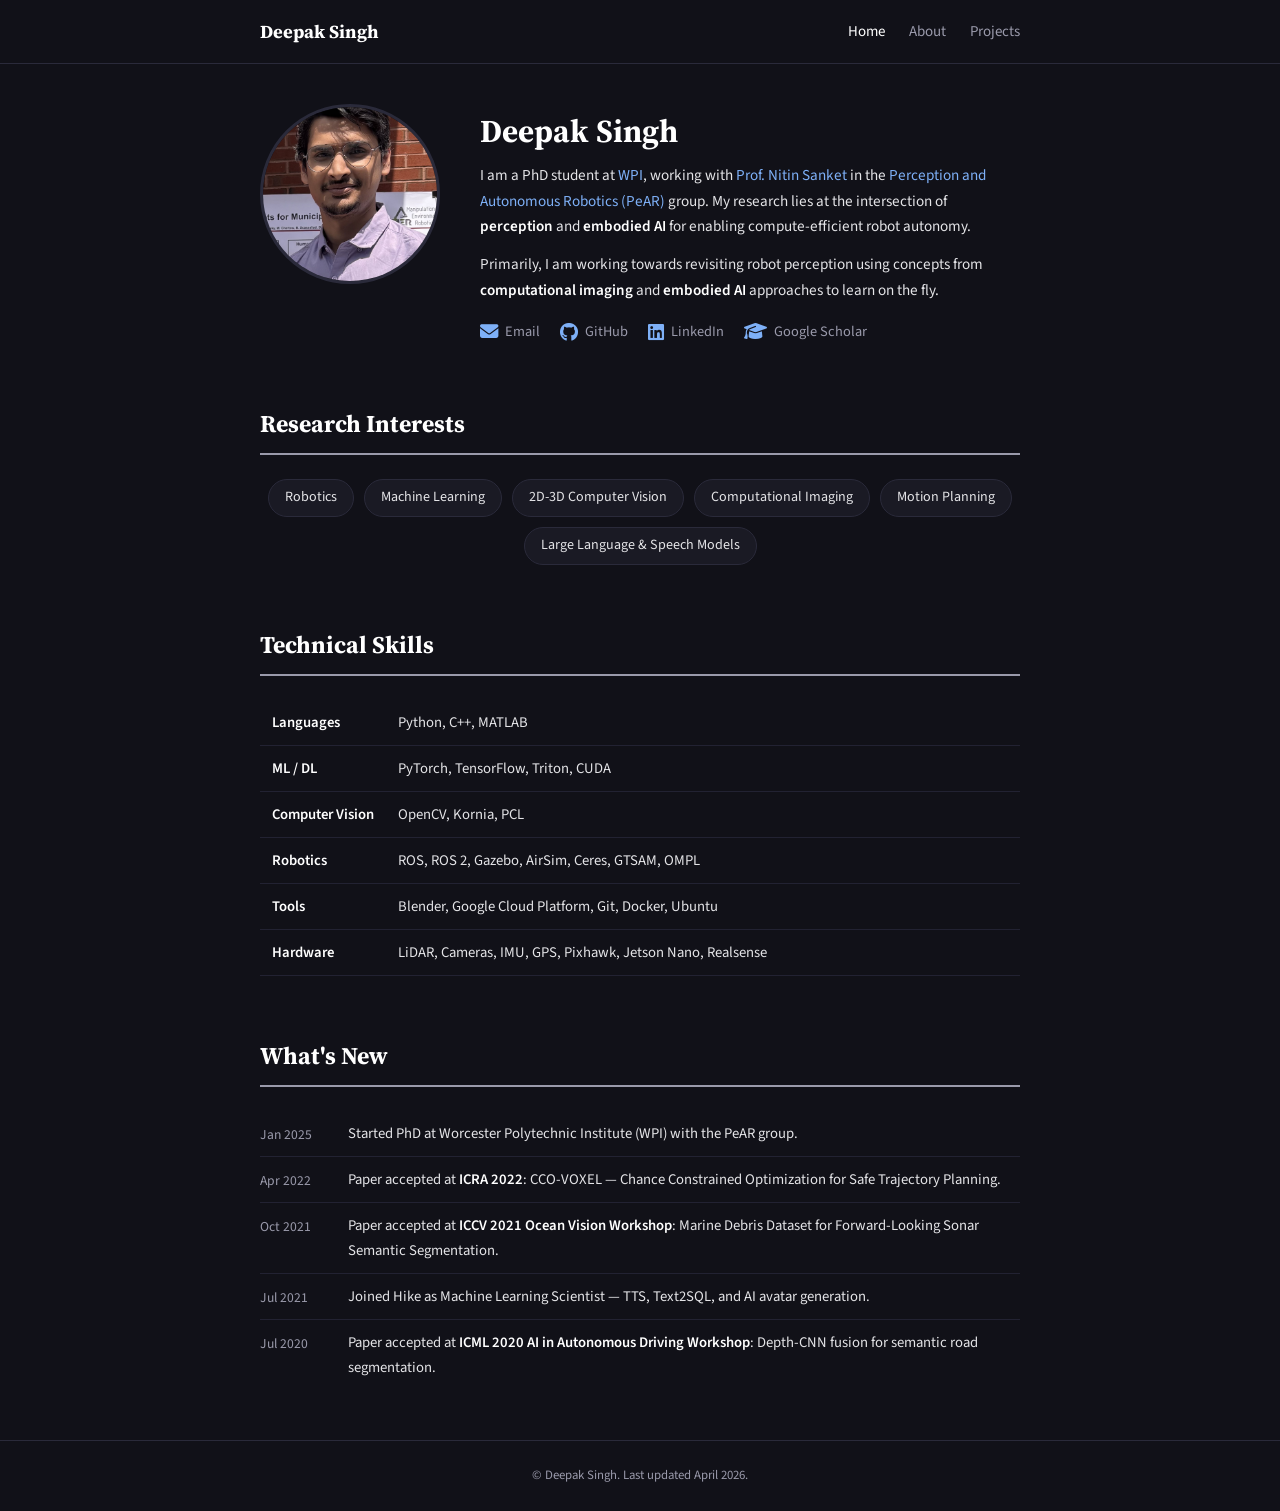
<file: index.html>
<!DOCTYPE html>
<html lang="en">
<head>
    <meta charset="UTF-8">
    <meta name="viewport" content="width=device-width, initial-scale=1.0">
    <title>Deepak Singh</title>
    <link rel="stylesheet" href="style.css">
    <link rel="preconnect" href="https://fonts.googleapis.com">
    <link href="https://fonts.googleapis.com/css2?family=Source+Sans+3:wght@300;400;600;700&family=Source+Serif+4:wght@400;600;700&display=swap" rel="stylesheet">
    <link rel="stylesheet" href="https://cdnjs.cloudflare.com/ajax/libs/font-awesome/6.5.0/css/all.min.css">
</head>
<body data-page="home">
    <div id="app"></div>
    <script src="data.js"></script>
    <script src="script.js"></script>
</body>
</html>
</file>
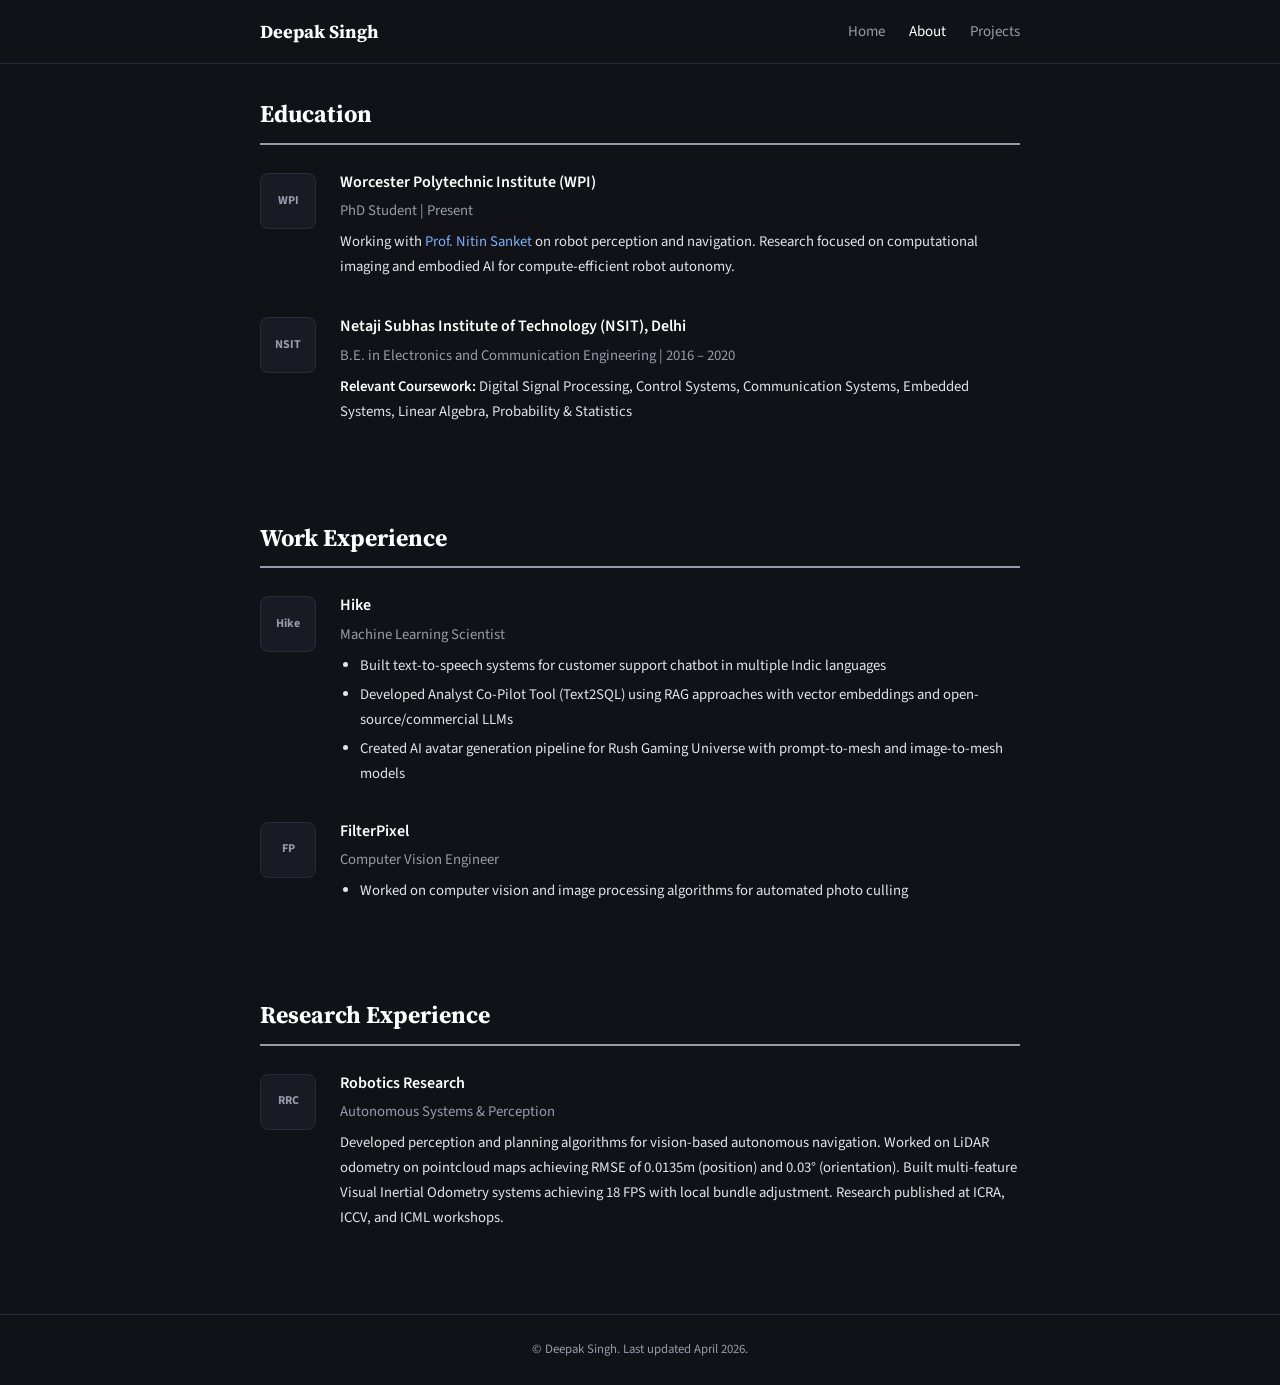
<file: about.html>
<!DOCTYPE html>
<html lang="en">
<head>
    <meta charset="UTF-8">
    <meta name="viewport" content="width=device-width, initial-scale=1.0">
    <title>About - Deepak Singh</title>
    <link rel="stylesheet" href="style.css">
    <link rel="preconnect" href="https://fonts.googleapis.com">
    <link href="https://fonts.googleapis.com/css2?family=Source+Sans+3:wght@300;400;600;700&family=Source+Serif+4:wght@400;600;700&display=swap" rel="stylesheet">
    <link rel="stylesheet" href="https://cdnjs.cloudflare.com/ajax/libs/font-awesome/6.5.0/css/all.min.css">
</head>
<body data-page="about">
    <div id="app"></div>
    <script src="data.js"></script>
    <script src="script.js"></script>
</body>
</html>
</file>
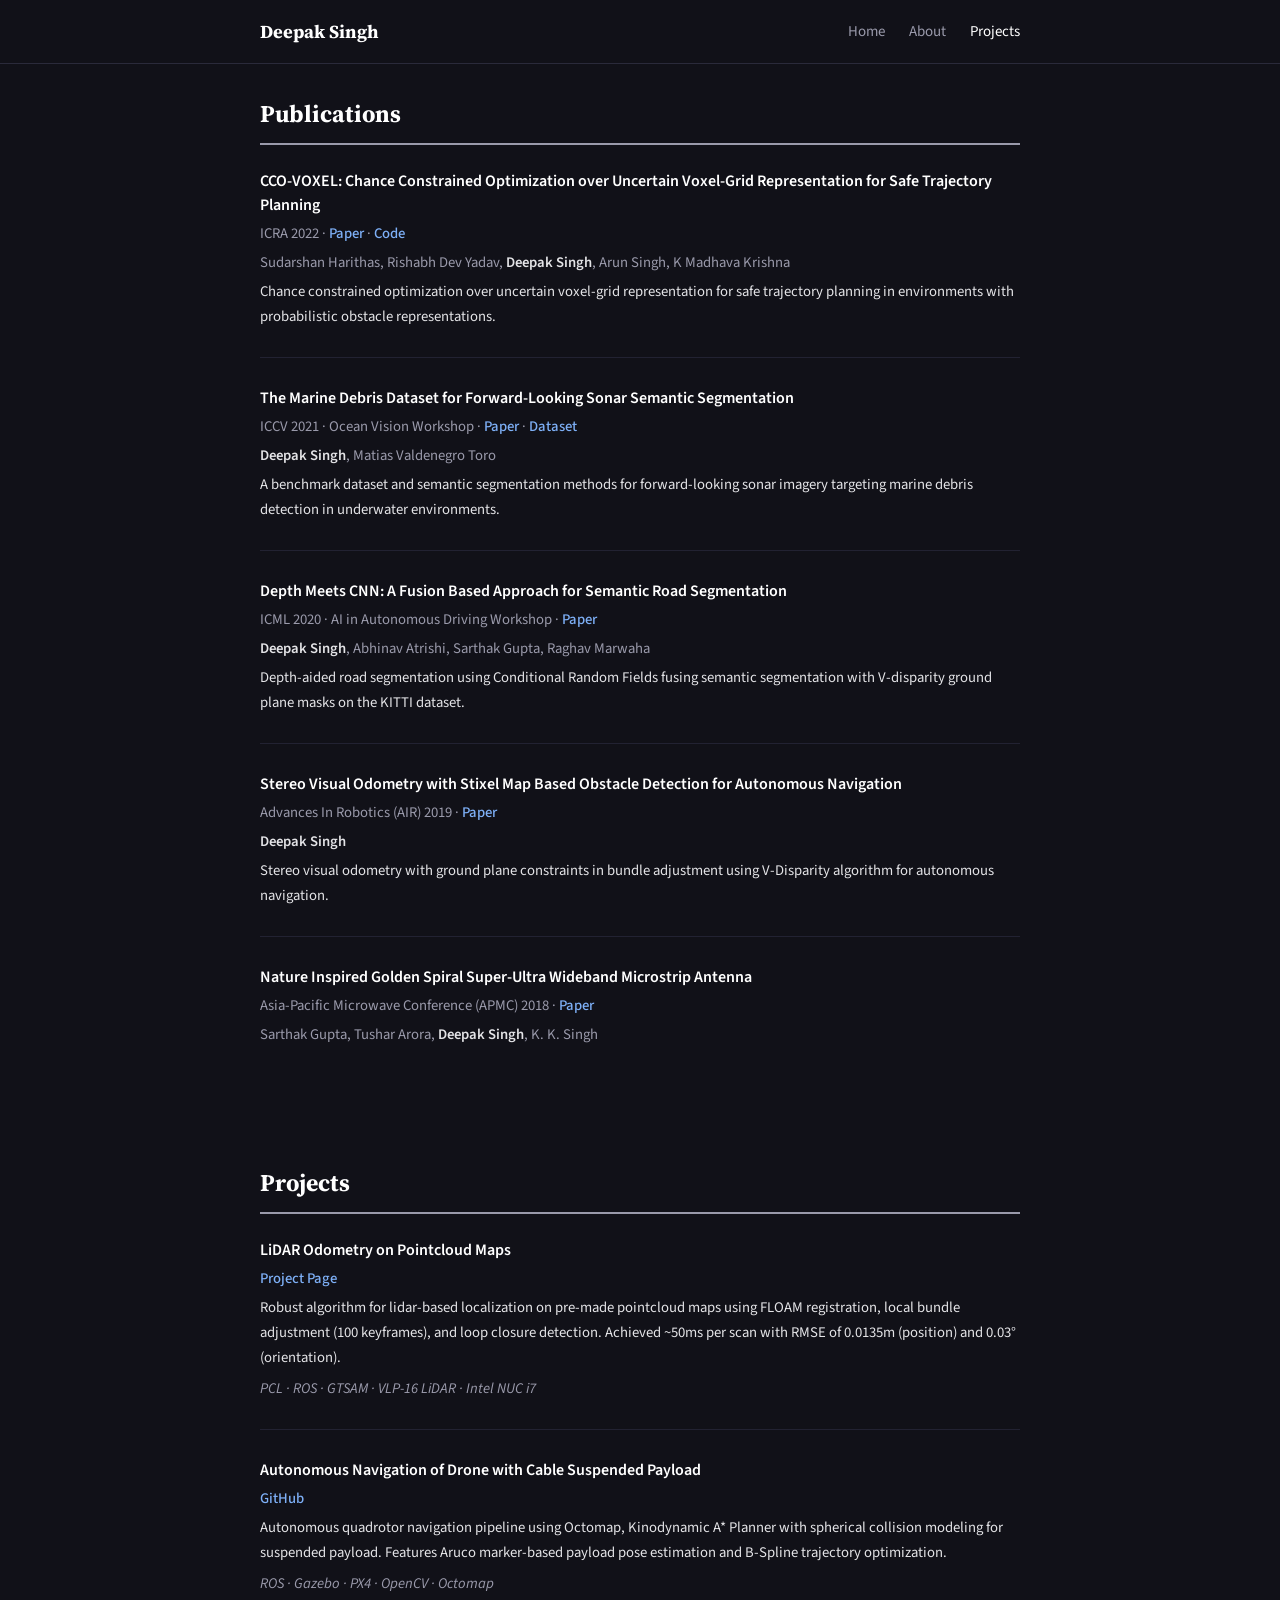
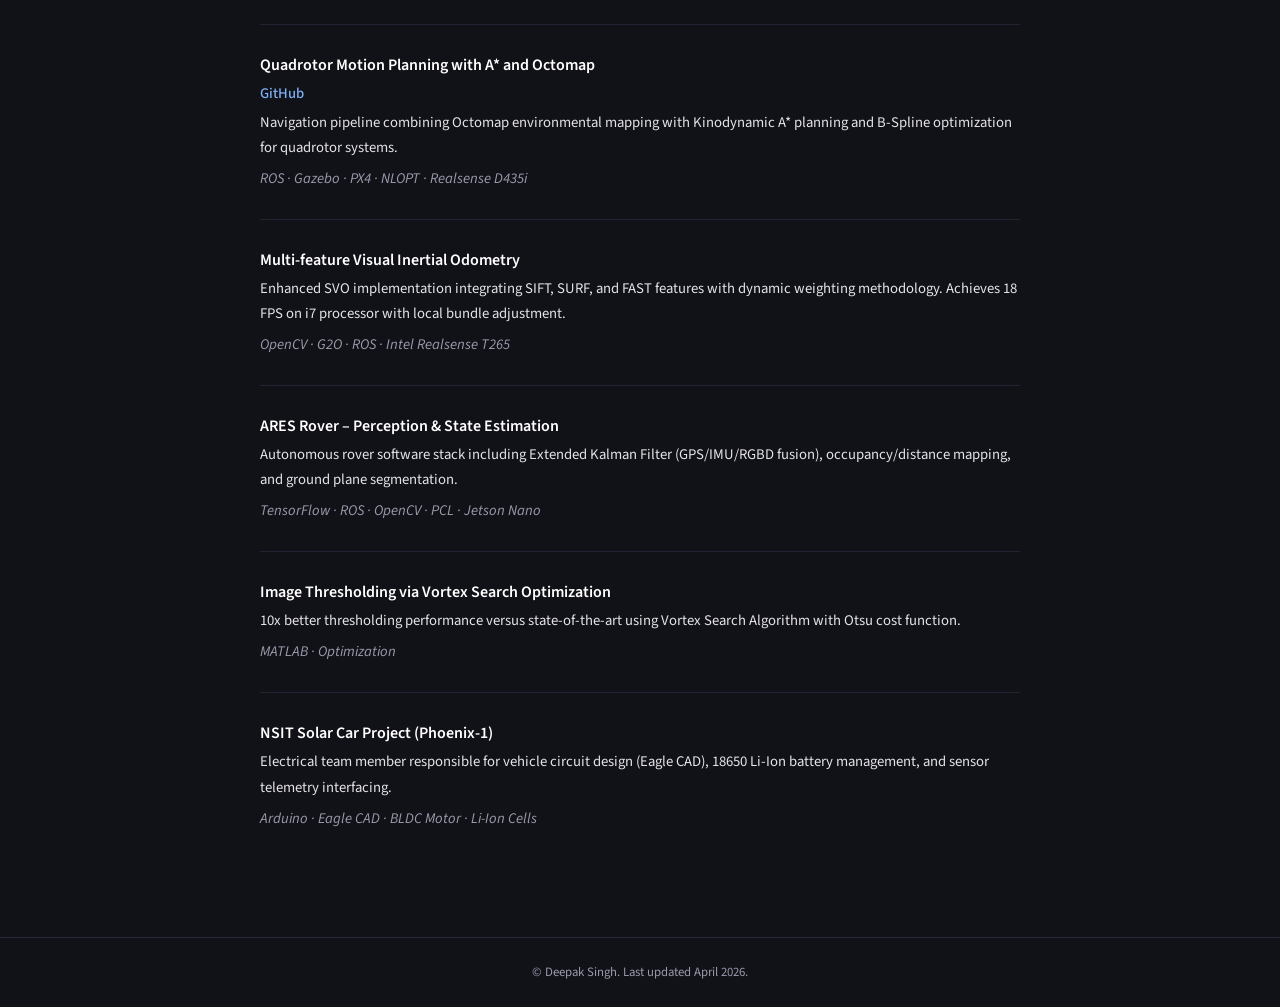
<file: projects.html>
<!DOCTYPE html>
<html lang="en">
<head>
    <meta charset="UTF-8">
    <meta name="viewport" content="width=device-width, initial-scale=1.0">
    <title>Projects - Deepak Singh</title>
    <link rel="stylesheet" href="style.css">
    <link rel="preconnect" href="https://fonts.googleapis.com">
    <link href="https://fonts.googleapis.com/css2?family=Source+Sans+3:wght@300;400;600;700&family=Source+Serif+4:wght@400;600;700&display=swap" rel="stylesheet">
    <link rel="stylesheet" href="https://cdnjs.cloudflare.com/ajax/libs/font-awesome/6.5.0/css/all.min.css">
</head>
<body data-page="projects">
    <div id="app"></div>
    <script src="data.js"></script>
    <script src="script.js"></script>
</body>
</html>
</file>
<file: style.css>
/* ── Reset & Base ─────────────────────────────── */
*,
*::before,
*::after {
    margin: 0;
    padding: 0;
    box-sizing: border-box;
}

:root {
    --text: #e4e4e7;
    --text-light: #9a9aab;
    --link: #7eb0f7;
    --link-hover: #f0a050;
    --bg: #111118;
    --bg-card: #1a1a24;
    --border: #2a2a3a;
    --border-light: #222232;
    --font-sans: 'Source Sans 3', 'Helvetica Neue', Arial, sans-serif;
    --font-serif: 'Source Serif 4', 'Georgia', serif;
}

html {
    scroll-behavior: smooth;
}

body {
    font-family: var(--font-sans);
    font-size: 16px;
    line-height: 1.7;
    color: var(--text);
    background: var(--bg);
    -webkit-font-smoothing: antialiased;
}

a {
    color: var(--link);
    text-decoration: none;
}

a:hover {
    color: var(--link-hover);
}

strong {
    font-weight: 600;
    color: #fff;
}

.container {
    max-width: 800px;
    margin: 0 auto;
    padding: 0 20px;
}

/* ── Nav Bar ──────────────────────────────────── */
nav {
    padding: 16px 0;
    border-bottom: 1px solid var(--border);
}

.nav-bar {
    display: flex;
    justify-content: space-between;
    align-items: center;
}

.nav-name {
    font-family: var(--font-serif);
    font-size: 1.15rem;
    font-weight: 700;
    color: #fff;
}

.nav-name:hover {
    color: var(--link);
}

.nav-links {
    display: flex;
    gap: 24px;
    font-size: 15px;
}

.nav-links a {
    color: var(--text-light);
    font-weight: 400;
}

.nav-links a:hover,
.nav-links a.active {
    color: #fff;
}

/* ── Intro Links ─────────────────────────────── */
.intro-links {
    margin-top: 16px;
    display: flex;
    flex-wrap: wrap;
    gap: 12px 20px;
}

.icon-link {
    display: inline-flex;
    align-items: center;
    gap: 7px;
    font-size: 0.9rem;
    color: var(--text-light);
    font-weight: 400;
    transition: color 0.15s;
}

.icon-link i {
    font-size: 1.15rem;
    color: var(--link);
    transition: color 0.15s;
}

.icon-link:hover,
.icon-link:hover i {
    color: var(--link-hover);
}

/* ── What's New ──────────────────────────────── */
.news-item {
    display: flex;
    gap: 16px;
    padding: 10px 0;
    border-bottom: 1px solid var(--border-light);
    font-size: 0.92rem;
}

.news-item:last-child {
    border-bottom: none;
}

.news-date {
    flex-shrink: 0;
    width: 72px;
    color: var(--text-light);
    font-size: 0.85rem;
    padding-top: 2px;
}

/* ── Intro ────────────────────────────────────── */
#intro {
    padding: 40px 0 30px;
}

.intro-row {
    display: flex;
    gap: 40px;
    align-items: flex-start;
}

.intro-photo {
    flex-shrink: 0;
}

.intro-photo img {
    width: 180px;
    height: 180px;
    border-radius: 50%;
    object-fit: cover;
    border: 3px solid var(--border);
}

.intro-text {
    flex: 1;
}

.intro-text h1 {
    font-family: var(--font-serif);
    font-size: 2rem;
    font-weight: 700;
    margin-bottom: 4px;
    color: #fff;
}

.intro-subtitle {
    font-size: 1.05rem;
    color: var(--text-light);
    margin-bottom: 16px;
}

.intro-text p {
    margin-bottom: 12px;
    color: var(--text);
    font-size: 0.95rem;
}

/* ── Sections ─────────────────────────────────── */
section {
    padding: 30px 0;
}

section h2 {
    font-family: var(--font-serif);
    font-size: 1.5rem;
    font-weight: 700;
    margin-bottom: 24px;
    padding-bottom: 8px;
    border-bottom: 2px solid var(--text-light);
    color: #fff;
}

/* ── Entry (Education, Work, Research) ────────── */
.entry {
    display: flex;
    gap: 20px;
    margin-bottom: 28px;
    align-items: flex-start;
}

.entry-logo {
    flex-shrink: 0;
    width: 60px;
    padding-top: 4px;
}

.logo-placeholder {
    width: 56px;
    height: 56px;
    border-radius: 8px;
    background: var(--bg-card);
    border: 1px solid var(--border);
    display: flex;
    align-items: center;
    justify-content: center;
    font-weight: 700;
    font-size: 0.75rem;
    color: var(--text-light);
    text-align: center;
    line-height: 1.2;
}

.entry-details {
    flex: 1;
}

.entry-details h3 {
    font-size: 1rem;
    font-weight: 600;
    margin-bottom: 2px;
    color: #fff;
}

.entry-details h3 a {
    color: #fff;
}

.entry-details h3 a:hover {
    color: var(--link);
}

.entry-meta {
    font-size: 0.9rem;
    color: var(--text-light);
    margin-bottom: 8px;
}

.entry-details p {
    font-size: 0.92rem;
    margin-bottom: 6px;
}

.entry-details ul {
    padding-left: 20px;
    margin-top: 6px;
}

.entry-details li {
    font-size: 0.92rem;
    margin-bottom: 4px;
    color: var(--text);
}

/* ── Projects & Publications ──────────────────── */
.project-entry {
    margin-bottom: 28px;
    padding-bottom: 24px;
    border-bottom: 1px solid var(--border-light);
}

.project-entry:last-child {
    border-bottom: none;
}

.project-content h3 {
    font-size: 1rem;
    font-weight: 600;
    margin-bottom: 4px;
    line-height: 1.5;
    color: #fff;
}

.project-venue {
    font-size: 0.88rem;
    color: var(--text-light);
    margin-bottom: 4px;
}

.project-venue a {
    font-weight: 500;
}

.project-authors {
    font-size: 0.88rem;
    color: var(--text-light);
    margin-bottom: 6px;
}

.project-authors strong {
    color: var(--text);
}

.project-content > p {
    font-size: 0.92rem;
    margin-bottom: 4px;
}

.project-tech {
    font-size: 0.82rem;
    color: var(--text-light);
    font-style: italic;
    margin-top: 6px;
}

.section-divider {
    border: none;
    border-top: 2px solid var(--border);
    margin: 32px 0;
}

/* ── Research Interests ──────────────────────── */
.interests-list {
    display: flex;
    flex-wrap: wrap;
    gap: 10px;
    justify-content: center;
    margin-top: 12px;
}

.interest-tag {
    padding: 6px 16px;
    font-size: 0.88rem;
    border: 1px solid var(--border);
    border-radius: 20px;
    color: var(--text);
    background: var(--bg-card);
}

/* ── Skills Table ─────────────────────────────── */
.skills-table {
    width: 100%;
    border-collapse: collapse;
    font-size: 0.92rem;
}

.skills-table tr {
    border-bottom: 1px solid var(--border-light);
}

.skills-table td {
    padding: 10px 12px;
    vertical-align: top;
}

.skill-label {
    font-weight: 600;
    width: 120px;
    color: #fff;
    white-space: nowrap;
}

/* ── Footer ───────────────────────────────────── */
footer {
    padding: 24px 0;
    text-align: center;
    font-size: 0.8rem;
    color: var(--text-light);
    border-top: 1px solid var(--border);
    margin-top: 20px;
}

/* ── Responsive ───────────────────────────────── */
@media (max-width: 640px) {
    .intro-row {
        flex-direction: column;
        align-items: center;
        text-align: center;
    }

    .intro-photo img {
        width: 140px;
        height: 140px;
    }

    .entry {
        flex-direction: column;
        gap: 8px;
    }

    .entry-logo {
        width: auto;
    }

    .nav-links {
        gap: 16px;
        font-size: 14px;
    }

    .intro-links {
        font-size: 14px;
    }

    .intro-links .sep {
        margin: 0 4px;
    }

    .skill-label {
        width: 90px;
    }
}
</file>
